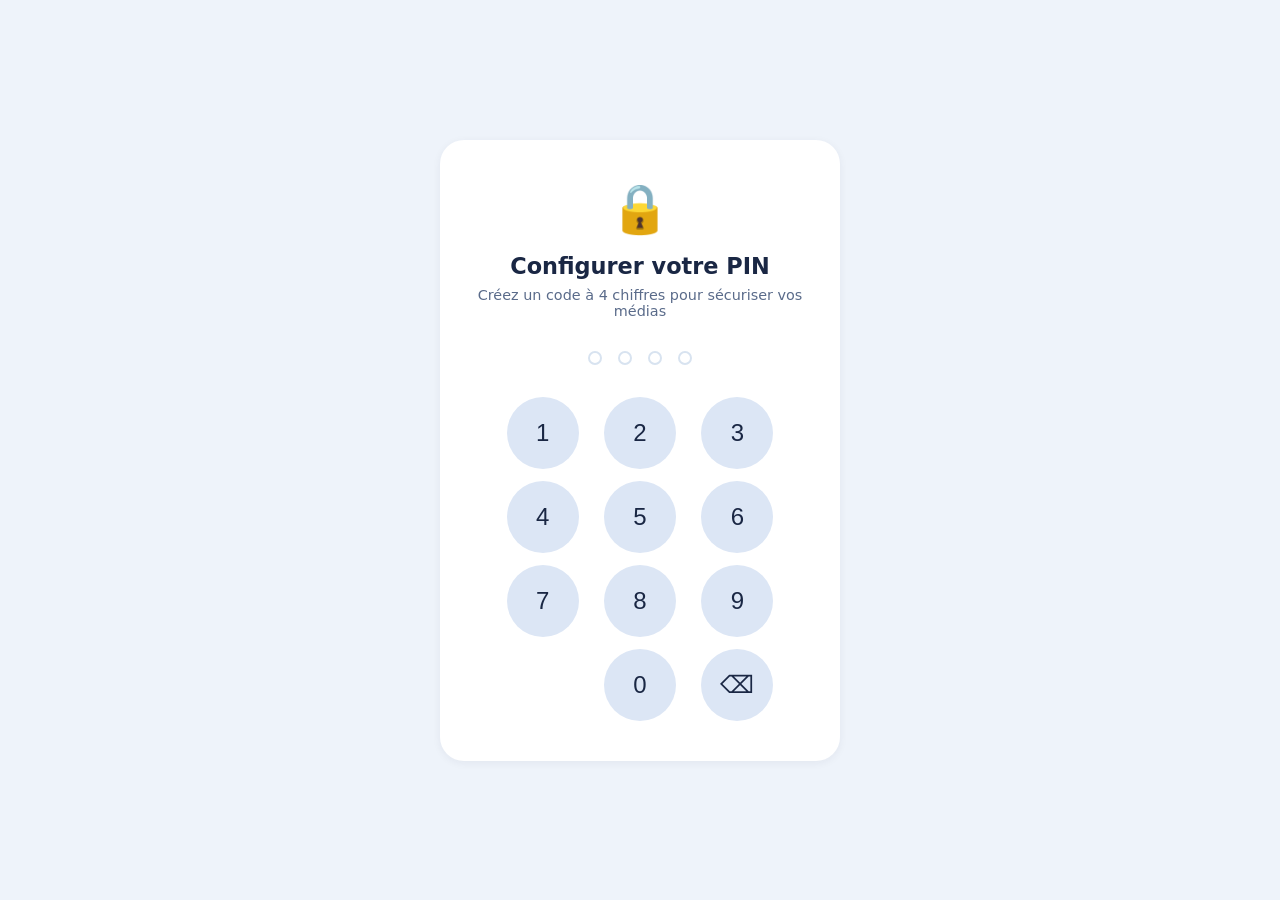
<file: index.html>
<!DOCTYPE html>
<html lang="fr">
<head>
  <meta charset="UTF-8">
  <meta name="viewport" content="width=device-width, initial-scale=1.0">
  <title>Eneo Photo</title>
  <link rel="stylesheet" href="css/themes.css">
  <link rel="stylesheet" href="css/layout.css">
  <link rel="stylesheet" href="css/style.css">
</head>
<body>
  <!-- PIN Setup / Unlock overlay -->
  <div id="pin-overlay" class="pin-overlay hidden">
    <div class="pin-modal card-surface">
      <div class="pin-logo">🔒</div>
      <h2 id="pin-title">Configurer votre PIN</h2>
      <p id="pin-subtitle">Créez un code à 4 chiffres pour sécuriser vos médias</p>
      <div class="pin-dots" id="pin-dots">
        <span></span><span></span><span></span><span></span>
      </div>
      <div class="pin-keypad" id="pin-keypad"></div>
      <button class="pin-cancel hidden" id="pin-cancel">Annuler</button>
    </div>
  </div>

  <div id="app" class="app hidden">
    <!-- Sidebar -->
    <aside class="sidebar" id="sidebar">
      <div class="sidebar-profile">
        <img src="assets/default-avatar.svg" alt="Avatar" class="avatar avatar-lg" id="sidebar-avatar">
      </div>
      <nav class="sidebar-nav" id="sidebar-nav">
        <button class="nav-item active" data-view="recent">
          <span class="nav-icon">🏠</span><span>Mes médias</span>
        </button>
        <button class="nav-item" data-view="albums">
          <span class="nav-icon">📁</span><span>Albums</span>
        </button>
        <button class="nav-item" data-view="archive">
          <span class="nav-icon">📦</span><span>Archive</span>
        </button>
        <button class="nav-item" data-view="locked">
          <span class="nav-icon">🔒</span><span>Verrouillés</span>
        </button>
        <button class="nav-item" data-view="trash">
          <span class="nav-icon">🗑️</span><span>Corbeille</span>
        </button>
      </nav>
      <div class="sidebar-footer">
        <button class="nav-item" data-view="settings">
          <span class="nav-icon">⚙️</span><span>Paramètres</span>
        </button>
        <button class="nav-item nav-logout" id="sidebar-upload-nav" type="button">
          <span class="nav-icon">⬆️</span><span>Importer</span>
        </button>
      </div>
    </aside>

    <div class="app-body">
      <!-- Main content -->
      <main class="main-content">
        <header class="top-bar">
          <button class="menu-toggle" id="menu-toggle" aria-label="Menu">☰</button>
          <div class="search-bar">
            <span class="search-icon" aria-hidden="true">🔍</span>
            <input type="search" id="search-input" placeholder="Rechercher vos fichiers..." autocomplete="off">
          </div>
          <div class="top-actions">
            <div class="filter-group" id="filter-group">
              <button class="filter-btn active" data-filter="all">Tout</button>
              <button class="filter-btn" data-filter="image">Photos</button>
              <button class="filter-btn" data-filter="video">Vidéos</button>
            </div>
            <button class="screen-capture-btn" id="screen-capture-btn" title="Capture écran">📷</button>
          </div>
        </header>

        <div class="drop-overlay hidden" id="drop-overlay">
          <div class="drop-message">Déposez vos fichiers ici</div>
        </div>

        <div class="content-scroll">
          <!-- Récents -->
          <section class="view-section active" id="view-recent">
            <h2 class="section-title">Catégories</h2>
            <div class="categories-grid" id="categories-grid">
              <button type="button" class="category-card cat-photos" data-category="image">
                <span class="category-icon">📷</span>
                <span class="category-name">Photos</span>
                <span class="category-count" id="count-photos">0 fichiers</span>
              </button>
              <button type="button" class="category-card cat-archive" data-category="archive">
                <span class="category-icon">📦</span>
                <span class="category-name">Archive</span>
                <span class="category-count" id="count-archive">0 fichiers</span>
              </button>
              <button type="button" class="category-card cat-videos" data-category="video">
                <span class="category-icon">🎬</span>
                <span class="category-name">Vidéos</span>
                <span class="category-count" id="count-videos">0 fichiers</span>
              </button>
              <button type="button" class="category-card cat-locked" data-category="locked">
                <span class="category-icon">🔒</span>
                <span class="category-name">Verrouillés</span>
                <span class="category-count" id="count-locked">0 fichiers</span>
              </button>
            </div>

            <div class="section-header-row">
              <h2 class="section-title">Albums</h2>
              <button class="text-link-btn" type="button" data-view="albums">Voir tout</button>
            </div>
            <div class="folders-row" id="folders-preview"></div>

            <h2 class="section-title">Fichiers récents</h2>
            <div class="gallery-wrap card-surface" id="gallery-wrap">
              <div class="media-grid gallery-grid" id="grid-recent"></div>
            </div>
            <div class="empty-state hidden" id="empty-recent">
              <div class="empty-icon">📸</div>
              <p>Aucun média pour le moment</p>
              <button class="btn-primary" id="empty-upload-btn">Ajouter des photos</button>
            </div>
          </section>

          <!-- Albums -->
          <section class="view-section" id="view-albums">
            <div class="page-header">
              <h2 class="section-title">Albums</h2>
              <button class="btn-primary" id="create-album-btn">+ Nouvel album</button>
            </div>
            <div class="folders-row albums-as-folders" id="albums-folders-row"></div>
            <div class="albums-grid hidden" id="albums-grid"></div>
            <div class="empty-state hidden" id="empty-albums">
              <div class="empty-icon">📁</div>
              <p>Aucun album créé</p>
            </div>
          </section>

          <section class="view-section" id="view-album-detail">
            <div class="album-detail-header hidden" id="album-detail-header">
              <button class="back-btn" id="album-back-btn">← Retour</button>
              <h2 class="section-title" id="album-detail-title"></h2>
            </div>
            <div class="content-card">
              <div class="media-grid" id="grid-album"></div>
            </div>
          </section>

          <!-- Archive -->
          <section class="view-section" id="view-archive">
            <h2 class="section-title">Archive</h2>
            <div class="content-card">
              <div class="media-grid" id="grid-archive"></div>
            </div>
            <div class="empty-state hidden" id="empty-archive">
              <div class="empty-icon">📦</div>
              <p>Aucun média archivé</p>
            </div>
          </section>

          <!-- Verrouillés -->
          <section class="view-section" id="view-locked">
            <h2 class="section-title">Médias verrouillés</h2>
            <div class="locked-banner" id="locked-banner">
              <span>🔒</span> Contenu verrouillé — déverrouillez un média pour le voir
            </div>
            <div class="content-card">
              <div class="media-grid locked-grid" id="grid-locked"></div>
            </div>
            <div class="empty-state hidden" id="empty-locked">
              <div class="empty-icon">🔒</div>
              <p>Aucun média verrouillé</p>
            </div>
          </section>

          <!-- Corbeille -->
          <section class="view-section" id="view-trash">
            <div class="page-header">
              <h2 class="section-title">Corbeille</h2>
              <div class="trash-actions hidden" id="trash-actions">
                <button class="btn-danger" id="empty-trash-btn">Vider la corbeille</button>
              </div>
            </div>
            <div class="content-card">
              <div class="media-grid" id="grid-trash"></div>
            </div>
            <div class="empty-state hidden" id="empty-trash">
              <div class="empty-icon">🗑️</div>
              <p>Corbeille vide</p>
            </div>
          </section>

          <!-- Paramètres -->
          <section class="view-section" id="view-settings">
            <h2 class="section-title">Paramètres</h2>
            <div class="settings-panel card-surface">
              <div class="settings-group">
                <h3>Profil</h3>
                <div class="profile-setting">
                  <img src="assets/default-avatar.svg" alt="Avatar" class="settings-avatar" id="settings-avatar">
                  <button class="btn-secondary" id="change-avatar-btn">Changer la photo</button>
                </div>
              </div>
              <div class="settings-group">
                <h3>Apparence</h3>
                <label class="toggle-setting">
                  <span>Thème sombre</span>
                  <input type="checkbox" id="theme-toggle">
                  <span class="toggle-slider"></span>
                </label>
              </div>
              <div class="settings-group">
                <h3>Sécurité</h3>
                <button class="btn-secondary" id="change-pin-btn">Changer le PIN</button>
              </div>
              <div class="settings-group settings-group-last">
                <h3>Stockage</h3>
                <p class="storage-info" id="storage-info">Calcul en cours...</p>
                <div class="storage-bar storage-bar-inline">
                  <div class="storage-bar-fill" id="settings-storage-fill"></div>
                </div>
              </div>
            </div>
          </section>
        </div>
      </main>

      <!-- Right panel -->
      <aside class="right-panel" id="right-panel">
        <button type="button" class="upload-zone" id="panel-upload-btn">
          <span class="upload-zone-icon">⬆️</span>
          <span class="upload-zone-text">Ajouter des fichiers</span>
        </button>

        <div class="panel-card storage-card">
          <h3 class="panel-title">Votre stockage</h3>
          <p class="storage-percent" id="panel-storage-percent">—</p>
          <p class="storage-detail" id="panel-storage-detail">Calcul en cours...</p>
          <div class="storage-bar">
            <div class="storage-bar-fill" id="panel-storage-fill"></div>
          </div>
        </div>

        <div class="panel-card shared-card">
          <h3 class="panel-title">Vos albums</h3>
          <div class="shared-list" id="shared-albums-list"></div>
          <button type="button" class="btn-outline" id="panel-more-albums" data-view="albums">+ Voir les albums</button>
        </div>
      </aside>
    </div>

    <!-- Bottom nav (mobile) -->
    <nav class="bottom-nav" id="bottom-nav">
      <button class="bottom-nav-item active" data-view="recent" title="Récents">🏠</button>
      <button class="bottom-nav-item" data-view="albums" title="Albums">📁</button>
      <button class="bottom-nav-item" data-view="archive" title="Archive">📦</button>
      <button class="bottom-nav-item" data-view="locked" title="Verrouillés">🔒</button>
      <button class="bottom-nav-item" data-view="trash" title="Corbeille">🗑️</button>
      <button class="bottom-nav-item" data-view="settings" title="Paramètres">⚙️</button>
    </nav>
  </div>

  <input type="file" id="file-input" accept="image/*,video/*" multiple hidden>
  <input type="file" id="avatar-input" accept="image/*" hidden>

  <div class="modal hidden" id="media-modal">
    <div class="modal-backdrop" id="modal-backdrop"></div>
    <div class="modal-content media-viewer">
      <button class="modal-close" id="modal-close">✕</button>
      <div class="viewer-media" id="viewer-media"></div>
      <div class="viewer-info">
        <span id="viewer-name"></span>
        <span id="viewer-date"></span>
      </div>
      <div class="viewer-actions" id="viewer-actions"></div>
    </div>
  </div>

  <div class="modal hidden" id="album-modal">
    <div class="modal-backdrop" id="album-modal-backdrop"></div>
    <div class="modal-content album-form card-surface">
      <h3>Nouvel album</h3>
      <input type="text" id="album-name-input" placeholder="Nom de l'album" maxlength="50">
      <div class="modal-buttons">
        <button class="btn-secondary" id="album-cancel-btn">Annuler</button>
        <button class="btn-primary" id="album-save-btn">Créer</button>
      </div>
    </div>
  </div>

  <div class="modal hidden" id="add-album-modal">
    <div class="modal-backdrop" id="add-album-backdrop"></div>
    <div class="modal-content card-surface">
      <h3>Ajouter à un album</h3>
      <div class="album-picker" id="album-picker"></div>
      <button class="btn-secondary modal-close-btn" id="add-album-close">Fermer</button>
    </div>
  </div>

  <div class="toast-container" id="toast-container"></div>

  <script src="js/storage.js"></script>
  <script src="js/lockManager.js"></script>
  <script src="js/mediaManager.js"></script>
  <script src="js/albumManager.js"></script>
  <script src="js/trashManager.js"></script>
  <script src="js/settings.js"></script>
  <script src="js/uiRenderer.js"></script>
  <script src="js/app.js"></script>
</body>
</html>
</file>
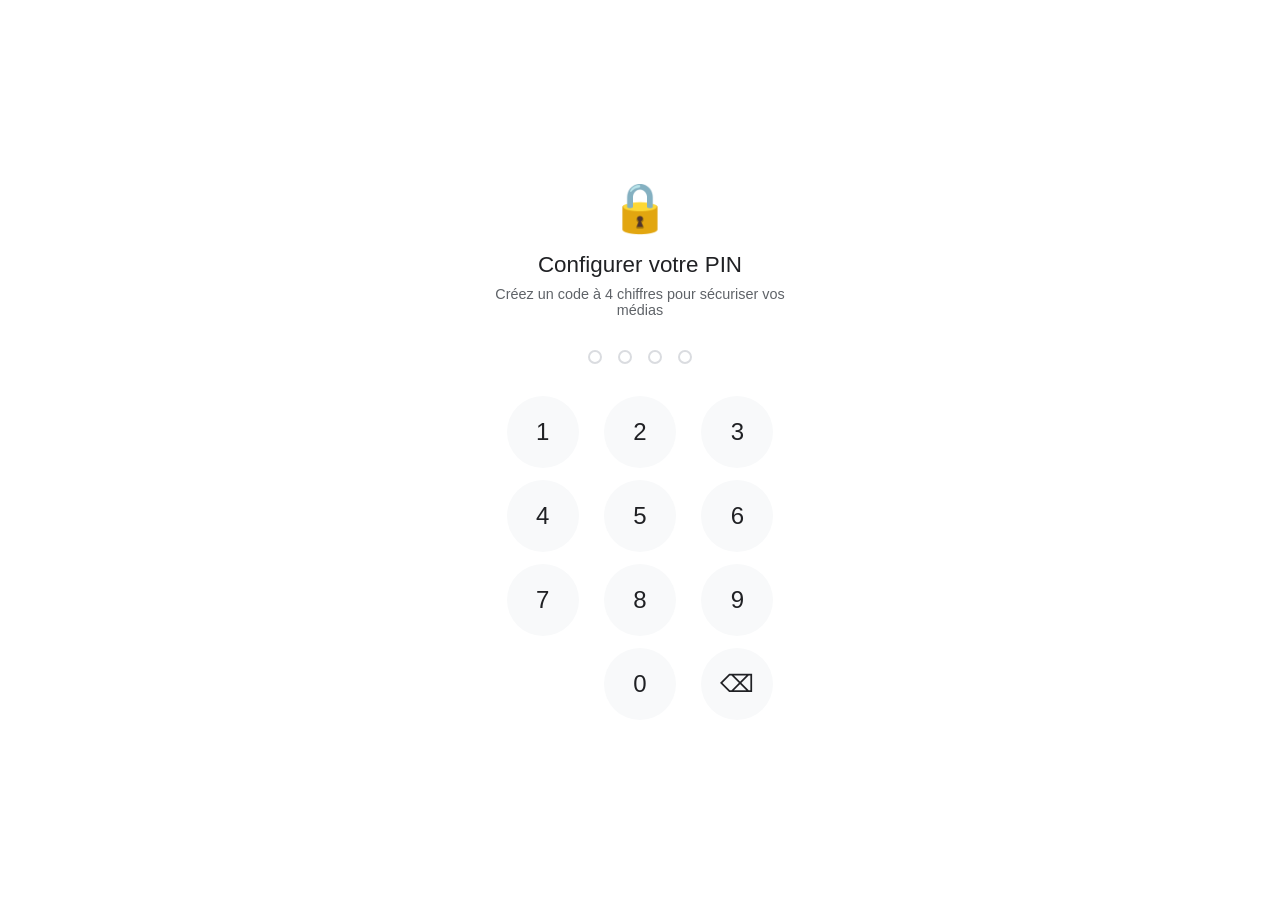
<file: eneo-photo/index.html>
<!DOCTYPE html>
<html lang="fr">
<head>
  <meta charset="UTF-8">
  <meta name="viewport" content="width=device-width, initial-scale=1.0">
  <title>Eneo Photo</title>
  <link rel="stylesheet" href="css/themes.css">
  <link rel="stylesheet" href="css/layout.css">
  <link rel="stylesheet" href="css/style.css">
</head>
<body>
  <!-- PIN Setup / Unlock overlay -->
  <div id="pin-overlay" class="pin-overlay hidden">
    <div class="pin-modal">
      <div class="pin-logo">🔒</div>
      <h2 id="pin-title">Configurer votre PIN</h2>
      <p id="pin-subtitle">Créez un code à 4 chiffres pour sécuriser vos médias</p>
      <div class="pin-dots" id="pin-dots">
        <span></span><span></span><span></span><span></span>
      </div>
      <div class="pin-keypad" id="pin-keypad"></div>
      <button class="pin-cancel hidden" id="pin-cancel">Annuler</button>
    </div>
  </div>

  <div id="app" class="app hidden">
    <!-- Sidebar (desktop) -->
    <aside class="sidebar" id="sidebar">
      <div class="sidebar-header">
        <img src="assets/default-avatar.svg" alt="Avatar" class="avatar" id="sidebar-avatar">
        <span class="app-name">Eneo Photo</span>
      </div>
      <nav class="sidebar-nav" id="sidebar-nav">
        <button class="nav-item active" data-view="recent">
          <span class="nav-icon">🏠</span><span>Récents</span>
        </button>
        <button class="nav-item" data-view="albums">
          <span class="nav-icon">📁</span><span>Albums</span>
        </button>
        <button class="nav-item" data-view="archive">
          <span class="nav-icon">📦</span><span>Archive</span>
        </button>
        <button class="nav-item" data-view="locked">
          <span class="nav-icon">🔒</span><span>Verrouillés</span>
        </button>
        <button class="nav-item" data-view="trash">
          <span class="nav-icon">🗑️</span><span>Corbeille</span>
        </button>
        <button class="nav-item" data-view="settings">
          <span class="nav-icon">⚙️</span><span>Paramètres</span>
        </button>
      </nav>
      <button class="upload-btn" id="upload-btn">
        <span>+</span> Ajouter
      </button>
    </aside>

    <!-- Main content -->
    <main class="main-content">
      <header class="top-bar">
        <button class="menu-toggle" id="menu-toggle" aria-label="Menu">☰</button>
        <h1 class="view-title" id="view-title">Récents</h1>
        <div class="top-actions">
          <div class="filter-group" id="filter-group">
            <button class="filter-btn active" data-filter="all">Tout</button>
            <button class="filter-btn" data-filter="image">Photos</button>
            <button class="filter-btn" data-filter="video">Vidéos</button>
          </div>
          <button class="screen-capture-btn" id="screen-capture-btn" title="Capture écran">📷</button>
        </div>
      </header>

      <!-- Drop zone overlay -->
      <div class="drop-overlay hidden" id="drop-overlay">
        <div class="drop-message">Déposez vos fichiers ici</div>
      </div>

      <!-- Views -->
      <section class="view-section active" id="view-recent">
        <div class="media-grid" id="grid-recent"></div>
        <div class="empty-state hidden" id="empty-recent">
          <div class="empty-icon">📸</div>
          <p>Aucun média pour le moment</p>
          <button class="btn-primary" id="empty-upload-btn">Ajouter des photos</button>
        </div>
      </section>

      <section class="view-section" id="view-albums">
        <div class="albums-header">
          <button class="btn-primary" id="create-album-btn">+ Nouvel album</button>
        </div>
        <div class="albums-grid" id="albums-grid"></div>
        <div class="empty-state hidden" id="empty-albums">
          <div class="empty-icon">📁</div>
          <p>Aucun album créé</p>
        </div>
      </section>

      <section class="view-section" id="view-album-detail">
        <div class="album-detail-header hidden" id="album-detail-header">
          <button class="back-btn" id="album-back-btn">← Retour</button>
          <h2 id="album-detail-title"></h2>
        </div>
        <div class="media-grid" id="grid-album"></div>
      </section>

      <section class="view-section" id="view-archive">
        <div class="media-grid" id="grid-archive"></div>
        <div class="empty-state hidden" id="empty-archive">
          <div class="empty-icon">📦</div>
          <p>Aucun média archivé</p>
        </div>
      </section>

      <section class="view-section" id="view-locked">
        <div class="locked-banner" id="locked-banner">
          <span>🔒</span> Contenu verrouillé — déverrouillez un média pour le voir
        </div>
        <div class="media-grid locked-grid" id="grid-locked"></div>
        <div class="empty-state hidden" id="empty-locked">
          <div class="empty-icon">🔒</div>
          <p>Aucun média verrouillé</p>
        </div>
      </section>

      <section class="view-section" id="view-trash">
        <div class="trash-actions hidden" id="trash-actions">
          <button class="btn-danger" id="empty-trash-btn">Vider la corbeille</button>
        </div>
        <div class="media-grid" id="grid-trash"></div>
        <div class="empty-state hidden" id="empty-trash">
          <div class="empty-icon">🗑️</div>
          <p>Corbeille vide</p>
        </div>
      </section>

      <section class="view-section" id="view-settings">
        <div class="settings-panel">
          <div class="settings-group">
            <h3>Profil</h3>
            <div class="profile-setting">
              <img src="assets/default-avatar.svg" alt="Avatar" class="settings-avatar" id="settings-avatar">
              <button class="btn-secondary" id="change-avatar-btn">Changer la photo</button>
            </div>
          </div>
          <div class="settings-group">
            <h3>Apparence</h3>
            <label class="toggle-setting">
              <span>Thème sombre</span>
              <input type="checkbox" id="theme-toggle">
              <span class="toggle-slider"></span>
            </label>
          </div>
          <div class="settings-group">
            <h3>Sécurité</h3>
            <button class="btn-secondary" id="change-pin-btn">Changer le PIN</button>
          </div>
          <div class="settings-group">
            <h3>Stockage</h3>
            <p class="storage-info" id="storage-info">Calcul en cours...</p>
          </div>
        </div>
      </section>
    </main>

    <!-- Bottom nav (mobile) -->
    <nav class="bottom-nav" id="bottom-nav">
      <button class="bottom-nav-item active" data-view="recent">🏠</button>
      <button class="bottom-nav-item" data-view="albums">📁</button>
      <button class="bottom-nav-item" data-view="archive">📦</button>
      <button class="bottom-nav-item" data-view="locked">🔒</button>
      <button class="bottom-nav-item" data-view="trash">🗑️</button>
      <button class="bottom-nav-item" data-view="settings">⚙️</button>
    </nav>
  </div>

  <!-- Hidden file input -->
  <input type="file" id="file-input" accept="image/*,video/*" multiple hidden>
  <input type="file" id="avatar-input" accept="image/*" hidden>

  <!-- Media viewer modal -->
  <div class="modal hidden" id="media-modal">
    <div class="modal-backdrop" id="modal-backdrop"></div>
    <div class="modal-content media-viewer">
      <button class="modal-close" id="modal-close">✕</button>
      <div class="viewer-media" id="viewer-media"></div>
      <div class="viewer-info">
        <span id="viewer-name"></span>
        <span id="viewer-date"></span>
      </div>
      <div class="viewer-actions" id="viewer-actions"></div>
    </div>
  </div>

  <!-- Album create modal -->
  <div class="modal hidden" id="album-modal">
    <div class="modal-backdrop" id="album-modal-backdrop"></div>
    <div class="modal-content album-form">
      <h3>Nouvel album</h3>
      <input type="text" id="album-name-input" placeholder="Nom de l'album" maxlength="50">
      <div class="modal-buttons">
        <button class="btn-secondary" id="album-cancel-btn">Annuler</button>
        <button class="btn-primary" id="album-save-btn">Créer</button>
      </div>
    </div>
  </div>

  <!-- Add to album modal -->
  <div class="modal hidden" id="add-album-modal">
    <div class="modal-backdrop" id="add-album-backdrop"></div>
    <div class="modal-content">
      <h3>Ajouter à un album</h3>
      <div class="album-picker" id="album-picker"></div>
      <button class="btn-secondary modal-close-btn" id="add-album-close">Fermer</button>
    </div>
  </div>

  <!-- Toast notifications -->
  <div class="toast-container" id="toast-container"></div>

  <script src="js/storage.js"></script>
  <script src="js/lockManager.js"></script>
  <script src="js/mediaManager.js"></script>
  <script src="js/albumManager.js"></script>
  <script src="js/trashManager.js"></script>
  <script src="js/settings.js"></script>
  <script src="js/uiRenderer.js"></script>
  <script src="js/app.js"></script>
</body>
</html>
</file>
<file: css/themes.css>
/* Eneo Photo - Cloud dashboard theme */
:root {
  --navy: #1a2744;
  --navy-light: #243352;
  --navy-muted: rgba(255, 255, 255, 0.65);
  --navy-active-bg: rgba(91, 141, 239, 0.22);
  --navy-active-text: #7eb3ff;

  --bg-primary: #eef3fa;
  --bg-secondary: #ffffff;
  --bg-tertiary: #dce6f5;
  --bg-hover: #e8f0fc;
  --bg-sidebar: var(--navy);
  --bg-modal: #ffffff;
  --bg-overlay: rgba(26, 39, 68, 0.45);
  --bg-card: #ffffff;
  --bg-search: #e3ecf8;

  --text-primary: #1a2744;
  --text-secondary: #5a6b8a;
  --text-muted: #8b9bb5;
  --text-inverse: #ffffff;
  --heading: #1a2744;

  --accent: #4a7fd4;
  --accent-hover: #3a6fc4;
  --accent-light: #d6e6ff;
  --danger: #e85d5d;
  --danger-hover: #d04545;
  --success: #2db89a;
  --warning: #f5a623;

  --cat-photos: #e85d6a;
  --cat-archive: #2db89a;
  --cat-videos: #f5a623;
  --cat-locked: #4a7fd4;
  --folder-work: #9b6dd7;
  --folder-personal: #2db89a;
  --folder-school: #e87aab;
  --folder-archive: #4a7fd4;

  --border: #d8e3f0;
  --border-light: #e8f0fa;
  --shadow-sm: 0 2px 8px rgba(26, 39, 68, 0.06);
  --shadow-md: 0 6px 20px rgba(26, 39, 68, 0.1);
  --shadow-lg: 0 12px 32px rgba(26, 39, 68, 0.14);

  --radius-sm: 12px;
  --radius-md: 18px;
  --radius-lg: 24px;
  --radius-xl: 28px;
  --radius-full: 50%;

  --sidebar-width: 220px;
  --right-panel-width: 300px;
  --topbar-height: 72px;
  --bottom-nav-height: 60px;

  --transition-fast: 150ms ease;
  --transition-normal: 250ms ease;
  --transition-slow: 350ms ease;

  --blur-locked: 14px;
}

[data-theme="dark"] {
  --bg-primary: #121a2e;
  --bg-secondary: #1a2744;
  --bg-tertiary: #243352;
  --bg-hover: #2a3d5c;
  --bg-sidebar: #0f1729;
  --bg-modal: #1a2744;
  --bg-overlay: rgba(0, 0, 0, 0.65);
  --bg-card: #1a2744;
  --bg-search: #243352;

  --text-primary: #e8f0fc;
  --text-secondary: #9bb0d0;
  --text-muted: #6b82a8;
  --heading: #e8f0fc;

  --accent: #7eb3ff;
  --accent-hover: #a0c8ff;
  --accent-light: #2a3d5c;
  --border: #2a3d5c;
  --border-light: #243352;

  --shadow-sm: 0 2px 8px rgba(0, 0, 0, 0.25);
  --shadow-md: 0 6px 20px rgba(0, 0, 0, 0.35);
  --shadow-lg: 0 12px 32px rgba(0, 0, 0, 0.45);
}
</file>
<file: css/layout.css>
/* Eneo Photo - Layout */
*, *::before, *::after {
  box-sizing: border-box;
  margin: 0;
  padding: 0;
}

html, body {
  height: 100%;
  overflow: hidden;
}

body {
  font-family: 'Segoe UI', Roboto, 'Google Sans', system-ui, sans-serif;
  background: var(--bg-primary);
  color: var(--text-primary);
  transition: background var(--transition-normal), color var(--transition-normal);
}

.hidden { display: none !important; }

.app {
  display: flex;
  height: 100vh;
  overflow: hidden;
}

/* Sidebar - navy */
.sidebar {
  width: var(--sidebar-width);
  min-width: var(--sidebar-width);
  background: var(--bg-sidebar);
  display: flex;
  flex-direction: column;
  padding: 28px 14px 20px;
  z-index: 100;
  transition: transform var(--transition-normal);
}

.sidebar-profile {
  display: flex;
  justify-content: center;
  margin-bottom: 28px;
}

.avatar {
  width: 44px;
  height: 44px;
  border-radius: var(--radius-full);
  object-fit: cover;
  background: var(--navy-light);
  border: 2px solid rgba(255, 255, 255, 0.15);
}

.avatar-lg {
  width: 56px;
  height: 56px;
}

.sidebar-nav {
  display: flex;
  flex-direction: column;
  gap: 6px;
  flex: 1;
}

.sidebar-footer {
  display: flex;
  flex-direction: column;
  gap: 6px;
  padding-top: 16px;
  border-top: 1px solid rgba(255, 255, 255, 0.08);
}

.nav-item {
  display: flex;
  align-items: center;
  gap: 14px;
  padding: 12px 16px;
  border: none;
  background: transparent;
  color: var(--navy-muted);
  font-size: 0.88rem;
  border-radius: var(--radius-md);
  cursor: pointer;
  transition: background var(--transition-fast), color var(--transition-fast);
  text-align: left;
  width: 100%;
  position: relative;
}

.nav-item::before {
  content: '';
  position: absolute;
  left: 0;
  top: 50%;
  transform: translateY(-50%);
  width: 3px;
  height: 0;
  background: var(--navy-active-text);
  border-radius: 0 3px 3px 0;
  transition: height var(--transition-fast);
}

.nav-item:hover {
  background: rgba(255, 255, 255, 0.06);
  color: var(--text-inverse);
}

.nav-item.active {
  background: var(--navy-active-bg);
  color: var(--navy-active-text);
  font-weight: 500;
}

.nav-item.active::before {
  height: 60%;
}

.nav-icon {
  font-size: 1.1rem;
  width: 22px;
  text-align: center;
}

/* App body: main + right panel */
.app-body {
  flex: 1;
  display: flex;
  min-width: 0;
  overflow: hidden;
}

.main-content {
  flex: 1;
  display: flex;
  flex-direction: column;
  overflow: hidden;
  position: relative;
  min-width: 0;
}

.top-bar {
  min-height: var(--topbar-height);
  display: flex;
  align-items: center;
  padding: 16px 28px;
  gap: 16px;
  background: transparent;
  z-index: 50;
  flex-shrink: 0;
}

.menu-toggle {
  display: none;
  background: var(--bg-card);
  border: none;
  font-size: 1.2rem;
  cursor: pointer;
  color: var(--text-primary);
  padding: 10px 12px;
  border-radius: var(--radius-md);
  box-shadow: var(--shadow-sm);
}

.search-bar {
  flex: 1;
  max-width: 520px;
  display: flex;
  align-items: center;
  gap: 12px;
  background: var(--bg-search);
  border-radius: var(--radius-xl);
  padding: 12px 20px;
  transition: box-shadow var(--transition-fast);
}

.search-bar:focus-within {
  box-shadow: 0 0 0 3px var(--accent-light);
  background: var(--bg-card);
}

.search-icon {
  font-size: 1rem;
  opacity: 0.5;
}

.search-bar input {
  flex: 1;
  border: none;
  background: transparent;
  font-size: 0.95rem;
  color: var(--text-primary);
  outline: none;
}

.search-bar input::placeholder {
  color: var(--text-muted);
}

.top-actions {
  display: flex;
  align-items: center;
  gap: 12px;
  margin-left: auto;
}

.filter-group {
  display: flex;
  gap: 4px;
  background: var(--bg-card);
  padding: 4px;
  border-radius: var(--radius-xl);
  box-shadow: var(--shadow-sm);
}

.filter-btn {
  padding: 8px 16px;
  border: none;
  background: transparent;
  color: var(--text-secondary);
  border-radius: var(--radius-xl);
  font-size: 0.85rem;
  cursor: pointer;
  transition: all var(--transition-fast);
}

.filter-btn.active,
.filter-btn:hover {
  background: var(--accent-light);
  color: var(--accent);
  font-weight: 500;
}

.screen-capture-btn {
  background: var(--bg-card);
  border: none;
  border-radius: var(--radius-full);
  width: 44px;
  height: 44px;
  font-size: 1.1rem;
  cursor: pointer;
  box-shadow: var(--shadow-sm);
  transition: transform var(--transition-fast), box-shadow var(--transition-fast);
}

.screen-capture-btn:hover {
  transform: scale(1.05);
  box-shadow: var(--shadow-md);
}

.content-scroll {
  flex: 1;
  overflow-y: auto;
  padding: 0 28px 32px;
  scroll-behavior: smooth;
}

.view-section {
  display: none;
}

.view-section.active {
  display: block;
}

.section-title {
  font-size: 1.15rem;
  font-weight: 700;
  color: var(--heading);
  margin: 24px 0 16px;
}

.section-title:first-child {
  margin-top: 8px;
}

.section-header-row,
.page-header {
  display: flex;
  align-items: center;
  justify-content: space-between;
  gap: 16px;
  margin: 24px 0 16px;
}

.section-header-row .section-title,
.page-header .section-title {
  margin: 0;
}

/* Right panel */
.right-panel {
  width: var(--right-panel-width);
  min-width: var(--right-panel-width);
  padding: 16px 20px 24px 0;
  display: flex;
  flex-direction: column;
  gap: 20px;
  overflow-y: auto;
  flex-shrink: 0;
}

/* View sections content */
.content-card {
  background: var(--bg-card);
  border-radius: var(--radius-lg);
  padding: 20px;
  box-shadow: var(--shadow-sm);
}

.card-surface {
  background: var(--bg-card);
  border-radius: var(--radius-lg);
  box-shadow: var(--shadow-sm);
}

/* Gallery (recent files - Google Photos style) */
.gallery-wrap {
  padding: 12px;
  margin-bottom: 24px;
}

.gallery-grid {
  grid-template-columns: repeat(auto-fill, minmax(140px, 1fr));
  gap: 4px;
  grid-auto-rows: auto;
}

.gallery-grid .media-item {
  aspect-ratio: 1;
  border-radius: 4px;
}

.gallery-grid .media-item:hover {
  transform: none;
  box-shadow: none;
  z-index: 1;
}

.gallery-grid .media-item::after {
  content: attr(data-title);
  position: absolute;
  left: 0;
  right: 0;
  bottom: 0;
  padding: 6px 8px;
  font-size: 0.72rem;
  color: white;
  background: linear-gradient(transparent, rgba(0, 0, 0, 0.65));
  white-space: nowrap;
  overflow: hidden;
  text-overflow: ellipsis;
  opacity: 0;
  transition: opacity var(--transition-fast);
  pointer-events: none;
}

.gallery-grid .media-item:hover::after {
  opacity: 1;
}

/* Media grid */
.media-grid {
  display: grid;
  grid-template-columns: repeat(auto-fill, minmax(150px, 1fr));
  gap: 8px;
  grid-auto-rows: 150px;
}

.media-grid .media-item {
  position: relative;
  overflow: hidden;
  border-radius: var(--radius-md);
  cursor: pointer;
  background: var(--bg-tertiary);
  transition: transform var(--transition-fast), box-shadow var(--transition-fast);
}

.media-grid .media-item:hover {
  transform: scale(1.02);
  box-shadow: var(--shadow-md);
  z-index: 2;
}

.media-grid .media-item img,
.media-grid .media-item video {
  width: 100%;
  height: 100%;
  object-fit: cover;
  display: block;
}

.media-grid .media-item.wide { grid-column: span 2; }
.media-grid .media-item.tall { grid-row: span 2; }

.locked-grid .media-item img,
.locked-grid .media-item video {
  filter: blur(var(--blur-locked));
}

/* Albums grid (legacy fallback) */
.albums-grid {
  display: grid;
  grid-template-columns: repeat(auto-fill, minmax(180px, 1fr));
  gap: 16px;
}

.album-detail-header {
  display: flex;
  align-items: center;
  gap: 16px;
  margin-bottom: 20px;
}

.back-btn {
  background: var(--bg-card);
  border: none;
  padding: 10px 18px;
  border-radius: var(--radius-xl);
  cursor: pointer;
  color: var(--text-primary);
  font-size: 0.9rem;
  box-shadow: var(--shadow-sm);
  transition: background var(--transition-fast);
}

.back-btn:hover { background: var(--bg-hover); }

/* Bottom nav */
.bottom-nav {
  display: none;
  position: fixed;
  bottom: 0;
  left: 0;
  right: 0;
  height: var(--bottom-nav-height);
  background: var(--bg-sidebar);
  justify-content: space-around;
  align-items: center;
  z-index: 200;
  padding: 0 8px;
}

.bottom-nav-item {
  background: none;
  border: none;
  font-size: 1.3rem;
  padding: 8px 12px;
  cursor: pointer;
  opacity: 0.5;
  color: var(--text-inverse);
  transition: opacity var(--transition-fast), transform var(--transition-fast);
}

.bottom-nav-item.active {
  opacity: 1;
  transform: scale(1.1);
}

/* Drop overlay */
.drop-overlay {
  position: absolute;
  inset: 0;
  background: var(--bg-overlay);
  display: flex;
  align-items: center;
  justify-content: center;
  z-index: 300;
  pointer-events: none;
}

.drop-message {
  background: var(--accent);
  color: white;
  padding: 24px 48px;
  border-radius: var(--radius-lg);
  font-size: 1.2rem;
  font-weight: 500;
  animation: pulse 1s infinite;
}

@keyframes pulse {
  0%, 100% { transform: scale(1); }
  50% { transform: scale(1.05); }
}

/* Responsive */
@media (max-width: 1100px) {
  .right-panel { display: none; }
}

@media (max-width: 768px) {
  .sidebar {
    position: fixed;
    left: 0;
    top: 0;
    bottom: 0;
    transform: translateX(-100%);
    box-shadow: var(--shadow-lg);
  }

  .sidebar.open { transform: translateX(0); }

  .menu-toggle { display: block; }

  .bottom-nav { display: flex; }

  .app-body { padding-bottom: var(--bottom-nav-height); }

  .content-scroll,
  .top-bar { padding-left: 16px; padding-right: 16px; }

  .top-bar { flex-wrap: wrap; }

  .search-bar {
    order: 3;
    flex: 1 1 100%;
    max-width: none;
  }

  .media-grid {
    grid-template-columns: repeat(auto-fill, minmax(100px, 1fr));
    grid-auto-rows: 100px;
  }

  .filter-group { display: none; }

  .categories-grid {
    grid-template-columns: repeat(2, 1fr);
  }

  .gallery-grid {
    grid-template-columns: repeat(auto-fill, minmax(100px, 1fr));
  }
}

@media (min-width: 1200px) {
  .media-grid {
    grid-template-columns: repeat(auto-fill, minmax(180px, 1fr));
    grid-auto-rows: 180px;
  }
}
</file>
<file: css/style.css>
/* Eneo Photo - Components & UI */

/* PIN Overlay */
.pin-overlay {
  position: fixed;
  inset: 0;
  background: var(--bg-primary);
  display: flex;
  align-items: center;
  justify-content: center;
  z-index: 10000;
}

.pin-modal {
  text-align: center;
  padding: 40px 36px;
  max-width: 400px;
  width: 100%;
  margin: 16px;
}

.pin-logo { font-size: 3rem; margin-bottom: 16px; }

.pin-modal h2 {
  font-size: 1.4rem;
  font-weight: 600;
  color: var(--heading);
  margin-bottom: 8px;
}

.pin-modal p {
  color: var(--text-secondary);
  font-size: 0.9rem;
  margin-bottom: 32px;
}

.pin-dots {
  display: flex;
  justify-content: center;
  gap: 16px;
  margin-bottom: 32px;
}

.pin-dots span {
  width: 14px;
  height: 14px;
  border-radius: 50%;
  border: 2px solid var(--border);
  transition: background var(--transition-fast), border-color var(--transition-fast);
}

.pin-dots span.filled {
  background: var(--accent);
  border-color: var(--accent);
}

.pin-keypad {
  display: grid;
  grid-template-columns: repeat(3, 1fr);
  gap: 12px;
  max-width: 280px;
  margin: 0 auto;
}

.pin-key {
  width: 72px;
  height: 72px;
  border: none;
  border-radius: 50%;
  background: var(--bg-tertiary);
  font-size: 1.5rem;
  color: var(--text-primary);
  cursor: pointer;
  transition: background var(--transition-fast), transform var(--transition-fast);
  margin: 0 auto;
}

.pin-key:hover { background: var(--bg-hover); }
.pin-key:active { transform: scale(0.95); }
.pin-key.empty { visibility: hidden; }

.pin-cancel {
  margin-top: 24px;
  background: none;
  border: none;
  color: var(--accent);
  font-size: 0.9rem;
  cursor: pointer;
}

/* Categories */
.categories-grid {
  display: grid;
  grid-template-columns: repeat(4, 1fr);
  gap: 16px;
  margin-bottom: 8px;
}

.category-card {
  border: none;
  border-radius: var(--radius-lg);
  padding: 20px 18px;
  text-align: left;
  cursor: pointer;
  color: white;
  display: flex;
  flex-direction: column;
  gap: 6px;
  min-height: 120px;
  transition: transform var(--transition-fast), box-shadow var(--transition-fast);
  box-shadow: var(--shadow-sm);
}

.category-card:hover {
  transform: translateY(-4px);
  box-shadow: var(--shadow-md);
}

.category-icon { font-size: 1.6rem; }

.category-name {
  font-size: 1rem;
  font-weight: 600;
}

.category-count {
  font-size: 0.8rem;
  opacity: 0.9;
}

.cat-photos { background: linear-gradient(135deg, var(--cat-photos), #d44a58); }
.cat-archive { background: linear-gradient(135deg, var(--cat-archive), #25a088); }
.cat-videos { background: linear-gradient(135deg, var(--cat-videos), #e09520); }
.cat-locked { background: linear-gradient(135deg, var(--cat-locked), #3a6fc4); }

/* Folders row */
.folders-row {
  display: flex;
  gap: 16px;
  overflow-x: auto;
  padding-bottom: 8px;
  margin-bottom: 8px;
  scrollbar-width: thin;
}

.folder-card {
  flex: 0 0 160px;
  background: var(--bg-card);
  border-radius: var(--radius-lg);
  padding: 18px 16px;
  box-shadow: var(--shadow-sm);
  cursor: pointer;
  transition: transform var(--transition-fast), box-shadow var(--transition-fast);
  border: none;
  text-align: left;
}

.folder-card:hover {
  transform: translateY(-3px);
  box-shadow: var(--shadow-md);
}

.folder-card.folder-add {
  display: flex;
  align-items: center;
  justify-content: center;
  color: var(--accent);
  font-size: 2rem;
  min-height: 100px;
}

.folder-icon {
  font-size: 1.5rem;
  margin-bottom: 10px;
  display: block;
}

.folder-name {
  font-size: 0.95rem;
  font-weight: 600;
  color: var(--heading);
  display: block;
}

.folder-count {
  font-size: 0.8rem;
  color: var(--text-secondary);
  margin-top: 4px;
}

.folder-card.tint-0 .folder-icon { color: var(--folder-work); }
.folder-card.tint-1 .folder-icon { color: var(--folder-personal); }
.folder-card.tint-2 .folder-icon { color: var(--folder-school); }
.folder-card.tint-3 .folder-icon { color: var(--folder-archive); }

.text-link-btn {
  background: none;
  border: none;
  color: var(--accent);
  font-size: 0.88rem;
  cursor: pointer;
  font-weight: 500;
}

.text-link-btn:hover { text-decoration: underline; }

/* Right panel */
.upload-zone {
  background: var(--bg-tertiary);
  border: 2px dashed var(--border);
  border-radius: var(--radius-lg);
  padding: 36px 20px;
  display: flex;
  flex-direction: column;
  align-items: center;
  gap: 12px;
  cursor: pointer;
  transition: border-color var(--transition-fast), background var(--transition-fast);
  width: 100%;
}

.upload-zone:hover {
  border-color: var(--accent);
  background: var(--accent-light);
}

.upload-zone-icon {
  font-size: 2rem;
  color: var(--accent);
}

.upload-zone-text {
  font-size: 0.9rem;
  color: var(--text-secondary);
  font-weight: 500;
}

.panel-card {
  background: var(--bg-card);
  border-radius: var(--radius-lg);
  padding: 20px;
  box-shadow: var(--shadow-sm);
}

.panel-title {
  font-size: 0.95rem;
  font-weight: 700;
  color: var(--heading);
  margin-bottom: 14px;
}

.storage-percent {
  font-size: 1.5rem;
  font-weight: 700;
  color: var(--heading);
  margin-bottom: 4px;
}

.storage-detail {
  font-size: 0.82rem;
  color: var(--text-secondary);
  margin-bottom: 14px;
}

.storage-bar {
  height: 8px;
  background: var(--bg-tertiary);
  border-radius: var(--radius-full);
  overflow: hidden;
}

.storage-bar-fill {
  height: 100%;
  background: linear-gradient(90deg, var(--accent), #6ba3f0);
  border-radius: var(--radius-full);
  width: 0%;
  transition: width var(--transition-normal);
}

.storage-bar-inline { margin-top: 12px; }

.shared-list {
  display: flex;
  flex-direction: column;
  gap: 10px;
  margin-bottom: 14px;
}

.shared-item {
  display: flex;
  align-items: center;
  justify-content: space-between;
  padding: 12px 14px;
  border-radius: var(--radius-md);
  cursor: pointer;
  border: none;
  width: 100%;
  text-align: left;
  transition: opacity var(--transition-fast);
}

.shared-item:hover { opacity: 0.85; }

.shared-item-name {
  font-size: 0.88rem;
  font-weight: 500;
  color: var(--heading);
}

.shared-item-count {
  font-size: 0.75rem;
  color: var(--text-secondary);
}

.shared-tint-0 { background: rgba(45, 184, 154, 0.2); }
.shared-tint-1 { background: rgba(155, 109, 215, 0.2); }
.shared-tint-2 { background: rgba(232, 122, 171, 0.2); }
.shared-tint-3 { background: rgba(74, 127, 212, 0.2); }

.btn-outline {
  width: 100%;
  padding: 10px;
  border: 1px solid var(--accent-light);
  background: transparent;
  color: var(--accent);
  border-radius: var(--radius-md);
  font-size: 0.88rem;
  cursor: pointer;
  transition: background var(--transition-fast);
}

.btn-outline:hover { background: var(--accent-light); }

/* Media overlays */
.media-item .media-badge {
  position: absolute;
  top: 8px;
  right: 8px;
  background: rgba(0, 0, 0, 0.6);
  color: white;
  font-size: 0.7rem;
  padding: 2px 6px;
  border-radius: 4px;
}

.media-item .video-indicator {
  position: absolute;
  bottom: 8px;
  left: 8px;
  color: white;
  font-size: 1.2rem;
  text-shadow: 0 1px 3px rgba(0,0,0,0.5);
}

.media-item .lock-indicator {
  position: absolute;
  top: 8px;
  left: 8px;
  font-size: 1rem;
}

.media-item.lazy img {
  opacity: 0;
  transition: opacity var(--transition-normal);
}

.media-item.lazy.loaded img { opacity: 1; }

/* Empty states */
.empty-state {
  display: flex;
  flex-direction: column;
  align-items: center;
  justify-content: center;
  padding: 60px 24px;
  color: var(--text-secondary);
  background: var(--bg-card);
  border-radius: var(--radius-lg);
  box-shadow: var(--shadow-sm);
  margin-top: 16px;
}

.empty-icon { font-size: 4rem; margin-bottom: 16px; opacity: 0.5; }
.empty-state p { margin-bottom: 24px; font-size: 1rem; }

/* Buttons */
.btn-primary {
  background: linear-gradient(135deg, var(--accent), var(--accent-hover));
  color: var(--text-inverse);
  border: none;
  padding: 10px 22px;
  border-radius: var(--radius-xl);
  font-size: 0.95rem;
  font-weight: 600;
  cursor: pointer;
  box-shadow: var(--shadow-sm);
  transition: transform var(--transition-fast), box-shadow var(--transition-fast);
}

.btn-primary:hover {
  transform: translateY(-2px);
  box-shadow: var(--shadow-md);
}

.btn-secondary {
  background: var(--bg-card);
  color: var(--text-primary);
  border: 1px solid var(--border);
  padding: 10px 18px;
  border-radius: var(--radius-md);
  font-size: 0.9rem;
  cursor: pointer;
  transition: background var(--transition-fast);
}

.btn-secondary:hover { background: var(--bg-hover); }

.btn-danger {
  background: linear-gradient(135deg, var(--danger), var(--danger-hover));
  color: white;
  border: none;
  padding: 10px 18px;
  border-radius: var(--radius-md);
  font-size: 0.9rem;
  cursor: pointer;
  box-shadow: var(--shadow-sm);
}

.btn-danger:hover { transform: translateY(-2px); }

/* Locked banner */
.locked-banner {
  background: var(--accent-light);
  color: var(--accent);
  padding: 14px 18px;
  border-radius: var(--radius-md);
  margin-bottom: 16px;
  font-size: 0.9rem;
  display: flex;
  align-items: center;
  gap: 8px;
}

/* Album cards (legacy) */
.album-card {
  cursor: pointer;
  border-radius: var(--radius-lg);
  overflow: hidden;
  background: var(--bg-card);
  box-shadow: var(--shadow-sm);
  transition: transform var(--transition-fast), box-shadow var(--transition-fast);
}

.album-card:hover {
  transform: translateY(-3px);
  box-shadow: var(--shadow-md);
}

.album-cover {
  aspect-ratio: 1;
  background: var(--bg-tertiary);
  display: grid;
  grid-template-columns: 1fr 1fr;
  grid-template-rows: 1fr 1fr;
  gap: 2px;
  overflow: hidden;
}

.album-cover img {
  width: 100%;
  height: 100%;
  object-fit: cover;
}

.album-cover .cover-placeholder {
  display: flex;
  align-items: center;
  justify-content: center;
  font-size: 2rem;
  color: var(--text-muted);
  background: var(--bg-tertiary);
}

.album-info { padding: 12px; }

.album-info h3 {
  font-size: 0.95rem;
  font-weight: 600;
  color: var(--heading);
}

.album-info span {
  font-size: 0.8rem;
  color: var(--text-secondary);
}

/* Settings */
.settings-panel {
  max-width: 560px;
  padding: 28px;
}

.settings-group {
  margin-bottom: 28px;
  padding-bottom: 24px;
  border-bottom: 1px solid var(--border-light);
}

.settings-group-last {
  border-bottom: none;
  margin-bottom: 0;
  padding-bottom: 0;
}

.settings-group h3 {
  font-size: 0.85rem;
  font-weight: 600;
  color: var(--text-secondary);
  text-transform: uppercase;
  letter-spacing: 0.5px;
  margin-bottom: 16px;
}

.profile-setting {
  display: flex;
  align-items: center;
  gap: 20px;
}

.settings-avatar {
  width: 72px;
  height: 72px;
  border-radius: var(--radius-full);
  object-fit: cover;
  background: var(--bg-tertiary);
  border: 3px solid var(--accent-light);
}

.toggle-setting {
  display: flex;
  align-items: center;
  justify-content: space-between;
  cursor: pointer;
}

.toggle-setting input { display: none; }

.toggle-slider {
  width: 48px;
  height: 26px;
  background: var(--bg-tertiary);
  border-radius: 13px;
  position: relative;
  transition: background var(--transition-fast);
}

.toggle-slider::after {
  content: '';
  position: absolute;
  width: 22px;
  height: 22px;
  background: white;
  border-radius: 50%;
  top: 2px;
  left: 2px;
  transition: transform var(--transition-fast);
  box-shadow: var(--shadow-sm);
}

.toggle-setting input:checked + .toggle-slider {
  background: var(--accent);
}

.toggle-setting input:checked + .toggle-slider::after {
  transform: translateX(22px);
}

.storage-info {
  color: var(--text-secondary);
  font-size: 0.9rem;
}

/* Modals */
.modal {
  position: fixed;
  inset: 0;
  z-index: 5000;
  display: flex;
  align-items: center;
  justify-content: center;
}

.modal-backdrop {
  position: absolute;
  inset: 0;
  background: var(--bg-overlay);
  animation: fadeIn var(--transition-normal);
}

.modal-content {
  position: relative;
  padding: 28px;
  max-width: 90vw;
  max-height: 90vh;
  z-index: 1;
  animation: scaleIn var(--transition-normal);
}

.modal-close {
  position: absolute;
  top: 12px;
  right: 12px;
  background: rgba(0,0,0,0.5);
  color: white;
  border: none;
  width: 36px;
  height: 36px;
  border-radius: 50%;
  font-size: 1rem;
  cursor: pointer;
  z-index: 10;
}

.media-viewer {
  width: 90vw;
  max-width: 900px;
  padding: 0;
  overflow: hidden;
  display: flex;
  flex-direction: column;
  background: var(--bg-modal);
  border-radius: var(--radius-lg);
  box-shadow: var(--shadow-lg);
}

.viewer-media {
  flex: 1;
  display: flex;
  align-items: center;
  justify-content: center;
  background: #0f1729;
  min-height: 300px;
  max-height: 70vh;
}

.viewer-media img,
.viewer-media video {
  max-width: 100%;
  max-height: 70vh;
  object-fit: contain;
}

.viewer-info {
  padding: 16px 24px;
  display: flex;
  flex-direction: column;
  gap: 4px;
}

.viewer-info span:first-child { font-weight: 600; color: var(--heading); }
.viewer-info span:last-child { font-size: 0.85rem; color: var(--text-secondary); }

.viewer-actions {
  display: flex;
  flex-wrap: wrap;
  gap: 8px;
  padding: 0 24px 20px;
}

.viewer-actions button {
  padding: 8px 16px;
  border: 1px solid var(--border);
  background: var(--bg-secondary);
  border-radius: var(--radius-xl);
  font-size: 0.85rem;
  cursor: pointer;
  color: var(--text-primary);
  transition: background var(--transition-fast);
}

.viewer-actions button:hover { background: var(--bg-hover); }
.viewer-actions button.danger { color: var(--danger); border-color: var(--danger); }

.album-form input {
  width: 100%;
  padding: 12px 16px;
  border: 1px solid var(--border);
  border-radius: var(--radius-md);
  font-size: 1rem;
  margin: 16px 0;
  background: var(--bg-primary);
  color: var(--text-primary);
}

.modal-buttons {
  display: flex;
  gap: 12px;
  justify-content: flex-end;
}

.album-picker {
  display: flex;
  flex-direction: column;
  gap: 8px;
  max-height: 300px;
  overflow-y: auto;
  margin: 16px 0;
}

.album-picker-item {
  padding: 12px 16px;
  border-radius: var(--radius-md);
  cursor: pointer;
  transition: background var(--transition-fast);
}

.album-picker-item:hover { background: var(--bg-hover); }

/* Toast */
.toast-container {
  position: fixed;
  bottom: 80px;
  left: 50%;
  transform: translateX(-50%);
  z-index: 9000;
  display: flex;
  flex-direction: column;
  gap: 8px;
  pointer-events: none;
}

.toast {
  background: var(--navy);
  color: var(--text-inverse);
  padding: 12px 24px;
  border-radius: var(--radius-xl);
  font-size: 0.9rem;
  animation: toastIn var(--transition-normal), toastOut var(--transition-normal) 2.5s forwards;
  box-shadow: var(--shadow-md);
}

@keyframes fadeIn {
  from { opacity: 0; }
  to { opacity: 1; }
}

@keyframes scaleIn {
  from { opacity: 0; transform: scale(0.95); }
  to { opacity: 1; transform: scale(1); }
}

@keyframes toastIn {
  from { opacity: 0; transform: translateY(20px); }
  to { opacity: 1; transform: translateY(0); }
}

@keyframes toastOut {
  from { opacity: 1; }
  to { opacity: 0; }
}

.media-item.selected::after {
  content: '';
  position: absolute;
  inset: 0;
  border: 3px solid var(--accent);
  border-radius: var(--radius-md);
  pointer-events: none;
}

.media-item.skeleton {
  background: linear-gradient(90deg, var(--bg-tertiary) 25%, var(--bg-hover) 50%, var(--bg-tertiary) 75%);
  background-size: 200% 100%;
  animation: shimmer 1.5s infinite;
}

@keyframes shimmer {
  0% { background-position: 200% 0; }
  100% { background-position: -200% 0; }
}
</file>
<file: eneo-photo/css/themes.css>
/* Eneo Photo - Theme variables */
:root {
  --bg-primary: #ffffff;
  --bg-secondary: #f8f9fa;
  --bg-tertiary: #e8eaed;
  --bg-hover: #f1f3f4;
  --bg-sidebar: #ffffff;
  --bg-modal: #ffffff;
  --bg-overlay: rgba(0, 0, 0, 0.5);

  --text-primary: #202124;
  --text-secondary: #5f6368;
  --text-muted: #80868b;
  --text-inverse: #ffffff;

  --accent: #1a73e8;
  --accent-hover: #1557b0;
  --accent-light: #e8f0fe;
  --danger: #d93025;
  --danger-hover: #b3261e;
  --success: #188038;
  --warning: #f9ab00;

  --border: #dadce0;
  --border-light: #e8eaed;
  --shadow-sm: 0 1px 2px rgba(60, 64, 67, 0.1);
  --shadow-md: 0 2px 8px rgba(60, 64, 67, 0.15);
  --shadow-lg: 0 4px 16px rgba(60, 64, 67, 0.2);

  --radius-sm: 8px;
  --radius-md: 12px;
  --radius-lg: 16px;
  --radius-full: 50%;

  --sidebar-width: 240px;
  --topbar-height: 64px;
  --bottom-nav-height: 56px;

  --transition-fast: 150ms ease;
  --transition-normal: 250ms ease;
  --transition-slow: 350ms ease;

  --blur-locked: 12px;
}

[data-theme="dark"] {
  --bg-primary: #202124;
  --bg-secondary: #292a2d;
  --bg-tertiary: #3c4043;
  --bg-hover: #35363a;
  --bg-sidebar: #292a2d;
  --bg-modal: #292a2d;
  --bg-overlay: rgba(0, 0, 0, 0.7);

  --text-primary: #e8eaed;
  --text-secondary: #9aa0a6;
  --text-muted: #80868b;
  --text-inverse: #202124;

  --accent: #8ab4f8;
  --accent-hover: #aecbfa;
  --accent-light: #394457;
  --border: #3c4043;
  --border-light: #5f6368;

  --shadow-sm: 0 1px 2px rgba(0, 0, 0, 0.3);
  --shadow-md: 0 2px 8px rgba(0, 0, 0, 0.4);
  --shadow-lg: 0 4px 16px rgba(0, 0, 0, 0.5);
}
</file>
<file: eneo-photo/css/layout.css>
/* Eneo Photo - Layout */
*, *::before, *::after {
  box-sizing: border-box;
  margin: 0;
  padding: 0;
}

html, body {
  height: 100%;
  overflow: hidden;
}

body {
  font-family: 'Segoe UI', Roboto, 'Google Sans', Arial, sans-serif;
  background: var(--bg-primary);
  color: var(--text-primary);
  transition: background var(--transition-normal), color var(--transition-normal);
}

.hidden { display: none !important; }

/* App shell */
.app {
  display: flex;
  height: 100vh;
  overflow: hidden;
}

/* Sidebar */
.sidebar {
  width: var(--sidebar-width);
  min-width: var(--sidebar-width);
  background: var(--bg-sidebar);
  border-right: 1px solid var(--border);
  display: flex;
  flex-direction: column;
  padding: 16px 12px;
  z-index: 100;
  transition: transform var(--transition-normal);
}

.sidebar-header {
  display: flex;
  align-items: center;
  gap: 12px;
  padding: 8px 12px 24px;
}

.avatar {
  width: 40px;
  height: 40px;
  border-radius: var(--radius-full);
  object-fit: cover;
  background: var(--bg-tertiary);
}

.app-name {
  font-size: 1.1rem;
  font-weight: 500;
  color: var(--text-primary);
}

.sidebar-nav {
  display: flex;
  flex-direction: column;
  gap: 4px;
  flex: 1;
}

.nav-item {
  display: flex;
  align-items: center;
  gap: 16px;
  padding: 12px 16px;
  border: none;
  background: transparent;
  color: var(--text-secondary);
  font-size: 0.9rem;
  border-radius: var(--radius-full);
  cursor: pointer;
  transition: background var(--transition-fast), color var(--transition-fast);
  text-align: left;
  width: 100%;
}

.nav-item:hover {
  background: var(--bg-hover);
  color: var(--text-primary);
}

.nav-item.active {
  background: var(--accent-light);
  color: var(--accent);
  font-weight: 500;
}

.nav-icon { font-size: 1.2rem; }

.upload-btn {
  margin: 16px 8px 8px;
  padding: 12px 20px;
  background: var(--accent);
  color: var(--text-inverse);
  border: none;
  border-radius: var(--radius-full);
  font-size: 0.9rem;
  font-weight: 500;
  cursor: pointer;
  display: flex;
  align-items: center;
  justify-content: center;
  gap: 8px;
  transition: background var(--transition-fast), transform var(--transition-fast);
}

.upload-btn:hover {
  background: var(--accent-hover);
  transform: scale(1.02);
}

.upload-btn span { font-size: 1.2rem; }

/* Main content */
.main-content {
  flex: 1;
  display: flex;
  flex-direction: column;
  overflow: hidden;
  position: relative;
}

.top-bar {
  height: var(--topbar-height);
  min-height: var(--topbar-height);
  display: flex;
  align-items: center;
  padding: 0 24px;
  gap: 16px;
  border-bottom: 1px solid var(--border);
  background: var(--bg-primary);
  z-index: 50;
}

.menu-toggle {
  display: none;
  background: none;
  border: none;
  font-size: 1.4rem;
  cursor: pointer;
  color: var(--text-primary);
  padding: 8px;
}

.view-title {
  font-size: 1.25rem;
  font-weight: 400;
  flex: 1;
}

.top-actions {
  display: flex;
  align-items: center;
  gap: 12px;
}

.filter-group {
  display: flex;
  gap: 4px;
  background: var(--bg-secondary);
  padding: 4px;
  border-radius: var(--radius-full);
}

.filter-btn {
  padding: 6px 14px;
  border: none;
  background: transparent;
  color: var(--text-secondary);
  border-radius: var(--radius-full);
  font-size: 0.85rem;
  cursor: pointer;
  transition: all var(--transition-fast);
}

.filter-btn.active,
.filter-btn:hover {
  background: var(--bg-primary);
  color: var(--text-primary);
  box-shadow: var(--shadow-sm);
}

.screen-capture-btn {
  background: var(--bg-secondary);
  border: none;
  border-radius: var(--radius-full);
  width: 40px;
  height: 40px;
  font-size: 1.1rem;
  cursor: pointer;
  transition: background var(--transition-fast);
}

.screen-capture-btn:hover { background: var(--bg-tertiary); }

/* View sections */
.view-section {
  display: none;
  flex: 1;
  overflow-y: auto;
  padding: 16px 24px 32px;
  scroll-behavior: smooth;
}

.view-section.active { display: block; }

/* Media grid - masonry-like */
.media-grid {
  display: grid;
  grid-template-columns: repeat(auto-fill, minmax(160px, 1fr));
  gap: 4px;
  grid-auto-rows: 160px;
}

.media-grid .media-item {
  position: relative;
  overflow: hidden;
  border-radius: var(--radius-sm);
  cursor: pointer;
  background: var(--bg-tertiary);
  transition: transform var(--transition-fast), box-shadow var(--transition-fast);
}

.media-grid .media-item:hover {
  transform: scale(1.02);
  box-shadow: var(--shadow-md);
  z-index: 2;
}

.media-grid .media-item img,
.media-grid .media-item video {
  width: 100%;
  height: 100%;
  object-fit: cover;
  display: block;
}

.media-grid .media-item.wide { grid-column: span 2; }
.media-grid .media-item.tall { grid-row: span 2; }

.locked-grid .media-item img,
.locked-grid .media-item video {
  filter: blur(var(--blur-locked));
}

/* Albums grid */
.albums-header {
  margin-bottom: 20px;
}

.albums-grid {
  display: grid;
  grid-template-columns: repeat(auto-fill, minmax(180px, 1fr));
  gap: 16px;
}

.album-card {
  cursor: pointer;
  border-radius: var(--radius-md);
  overflow: hidden;
  background: var(--bg-secondary);
  transition: transform var(--transition-fast), box-shadow var(--transition-fast);
}

.album-card:hover {
  transform: translateY(-2px);
  box-shadow: var(--shadow-md);
}

.album-cover {
  aspect-ratio: 1;
  background: var(--bg-tertiary);
  display: grid;
  grid-template-columns: 1fr 1fr;
  grid-template-rows: 1fr 1fr;
  gap: 2px;
  overflow: hidden;
}

.album-cover img {
  width: 100%;
  height: 100%;
  object-fit: cover;
}

.album-cover .cover-placeholder {
  display: flex;
  align-items: center;
  justify-content: center;
  font-size: 2rem;
  color: var(--text-muted);
  background: var(--bg-tertiary);
}

.album-info {
  padding: 12px;
}

.album-info h3 {
  font-size: 0.95rem;
  font-weight: 500;
}

.album-info span {
  font-size: 0.8rem;
  color: var(--text-secondary);
}

.album-detail-header {
  display: flex;
  align-items: center;
  gap: 16px;
  margin-bottom: 20px;
}

.back-btn {
  background: var(--bg-secondary);
  border: none;
  padding: 8px 16px;
  border-radius: var(--radius-full);
  cursor: pointer;
  color: var(--text-primary);
  font-size: 0.9rem;
  transition: background var(--transition-fast);
}

.back-btn:hover { background: var(--bg-tertiary); }

/* Bottom nav */
.bottom-nav {
  display: none;
  position: fixed;
  bottom: 0;
  left: 0;
  right: 0;
  height: var(--bottom-nav-height);
  background: var(--bg-sidebar);
  border-top: 1px solid var(--border);
  justify-content: space-around;
  align-items: center;
  z-index: 200;
  padding: 0 8px;
}

.bottom-nav-item {
  background: none;
  border: none;
  font-size: 1.3rem;
  padding: 8px 12px;
  cursor: pointer;
  opacity: 0.6;
  transition: opacity var(--transition-fast), transform var(--transition-fast);
}

.bottom-nav-item.active { opacity: 1; transform: scale(1.1); }

/* Drop overlay */
.drop-overlay {
  position: absolute;
  inset: 0;
  background: var(--bg-overlay);
  display: flex;
  align-items: center;
  justify-content: center;
  z-index: 300;
  pointer-events: none;
}

.drop-message {
  background: var(--accent);
  color: white;
  padding: 24px 48px;
  border-radius: var(--radius-lg);
  font-size: 1.2rem;
  font-weight: 500;
  animation: pulse 1s infinite;
}

@keyframes pulse {
  0%, 100% { transform: scale(1); }
  50% { transform: scale(1.05); }
}

/* Responsive */
@media (max-width: 768px) {
  .sidebar {
    position: fixed;
    left: 0;
    top: 0;
    bottom: 0;
    transform: translateX(-100%);
    box-shadow: var(--shadow-lg);
  }

  .sidebar.open { transform: translateX(0); }

  .menu-toggle { display: block; }

  .bottom-nav { display: flex; }

  .main-content { padding-bottom: var(--bottom-nav-height); }

  .view-section { padding: 12px 12px 24px; }

  .media-grid {
    grid-template-columns: repeat(auto-fill, minmax(110px, 1fr));
    grid-auto-rows: 110px;
  }

  .filter-group { display: none; }

  .top-bar { padding: 0 12px; }
}

@media (min-width: 1200px) {
  .media-grid {
    grid-template-columns: repeat(auto-fill, minmax(200px, 1fr));
    grid-auto-rows: 200px;
  }
}
</file>
<file: eneo-photo/css/style.css>
/* Eneo Photo - Components & UI */

/* PIN Overlay */
.pin-overlay {
  position: fixed;
  inset: 0;
  background: var(--bg-primary);
  display: flex;
  align-items: center;
  justify-content: center;
  z-index: 10000;
}

.pin-modal {
  text-align: center;
  padding: 32px;
  max-width: 360px;
  width: 100%;
}

.pin-logo { font-size: 3rem; margin-bottom: 16px; }

.pin-modal h2 {
  font-size: 1.4rem;
  font-weight: 400;
  margin-bottom: 8px;
}

.pin-modal p {
  color: var(--text-secondary);
  font-size: 0.9rem;
  margin-bottom: 32px;
}

.pin-dots {
  display: flex;
  justify-content: center;
  gap: 16px;
  margin-bottom: 32px;
}

.pin-dots span {
  width: 14px;
  height: 14px;
  border-radius: 50%;
  border: 2px solid var(--border);
  transition: background var(--transition-fast), border-color var(--transition-fast);
}

.pin-dots span.filled {
  background: var(--accent);
  border-color: var(--accent);
}

.pin-keypad {
  display: grid;
  grid-template-columns: repeat(3, 1fr);
  gap: 12px;
  max-width: 280px;
  margin: 0 auto;
}

.pin-key {
  width: 72px;
  height: 72px;
  border: none;
  border-radius: 50%;
  background: var(--bg-secondary);
  font-size: 1.5rem;
  color: var(--text-primary);
  cursor: pointer;
  transition: background var(--transition-fast), transform var(--transition-fast);
  margin: 0 auto;
}

.pin-key:hover { background: var(--bg-tertiary); }
.pin-key:active { transform: scale(0.95); }
.pin-key.empty { visibility: hidden; }

.pin-cancel {
  margin-top: 24px;
  background: none;
  border: none;
  color: var(--accent);
  font-size: 0.9rem;
  cursor: pointer;
}

/* Media item overlays */
.media-item .media-badge {
  position: absolute;
  top: 8px;
  right: 8px;
  background: rgba(0, 0, 0, 0.6);
  color: white;
  font-size: 0.7rem;
  padding: 2px 6px;
  border-radius: 4px;
}

.media-item .video-indicator {
  position: absolute;
  bottom: 8px;
  left: 8px;
  color: white;
  font-size: 1.2rem;
  text-shadow: 0 1px 3px rgba(0,0,0,0.5);
}

.media-item .lock-indicator {
  position: absolute;
  top: 8px;
  left: 8px;
  font-size: 1rem;
}

.media-item.lazy img {
  opacity: 0;
  transition: opacity var(--transition-normal);
}

.media-item.lazy.loaded img { opacity: 1; }

/* Empty states */
.empty-state {
  display: flex;
  flex-direction: column;
  align-items: center;
  justify-content: center;
  padding: 80px 24px;
  color: var(--text-secondary);
}

.empty-icon { font-size: 4rem; margin-bottom: 16px; opacity: 0.5; }
.empty-state p { margin-bottom: 24px; font-size: 1rem; }

/* Buttons */
.btn-primary {
  background: var(--accent);
  color: var(--text-inverse);
  border: none;
  padding: 10px 24px;
  border-radius: var(--radius-full);
  font-size: 0.9rem;
  font-weight: 500;
  cursor: pointer;
  transition: background var(--transition-fast);
}

.btn-primary:hover { background: var(--accent-hover); }

.btn-secondary {
  background: var(--bg-secondary);
  color: var(--text-primary);
  border: 1px solid var(--border);
  padding: 10px 20px;
  border-radius: var(--radius-full);
  font-size: 0.9rem;
  cursor: pointer;
  transition: background var(--transition-fast);
}

.btn-secondary:hover { background: var(--bg-tertiary); }

.btn-danger {
  background: var(--danger);
  color: white;
  border: none;
  padding: 10px 20px;
  border-radius: var(--radius-full);
  font-size: 0.9rem;
  cursor: pointer;
}

.btn-danger:hover { background: var(--danger-hover); }

/* Locked banner */
.locked-banner {
  background: var(--accent-light);
  color: var(--accent);
  padding: 12px 16px;
  border-radius: var(--radius-md);
  margin-bottom: 16px;
  font-size: 0.9rem;
  display: flex;
  align-items: center;
  gap: 8px;
}

.trash-actions { margin-bottom: 16px; }

/* Settings */
.settings-panel { max-width: 480px; }

.settings-group {
  margin-bottom: 32px;
  padding-bottom: 24px;
  border-bottom: 1px solid var(--border);
}

.settings-group h3 {
  font-size: 0.85rem;
  font-weight: 500;
  color: var(--text-secondary);
  text-transform: uppercase;
  letter-spacing: 0.5px;
  margin-bottom: 16px;
}

.profile-setting {
  display: flex;
  align-items: center;
  gap: 20px;
}

.settings-avatar {
  width: 72px;
  height: 72px;
  border-radius: var(--radius-full);
  object-fit: cover;
  background: var(--bg-tertiary);
}

.toggle-setting {
  display: flex;
  align-items: center;
  justify-content: space-between;
  cursor: pointer;
}

.toggle-setting input { display: none; }

.toggle-slider {
  width: 48px;
  height: 26px;
  background: var(--bg-tertiary);
  border-radius: 13px;
  position: relative;
  transition: background var(--transition-fast);
}

.toggle-slider::after {
  content: '';
  position: absolute;
  width: 22px;
  height: 22px;
  background: white;
  border-radius: 50%;
  top: 2px;
  left: 2px;
  transition: transform var(--transition-fast);
  box-shadow: var(--shadow-sm);
}

.toggle-setting input:checked + .toggle-slider {
  background: var(--accent);
}

.toggle-setting input:checked + .toggle-slider::after {
  transform: translateX(22px);
}

.storage-info {
  color: var(--text-secondary);
  font-size: 0.9rem;
}

/* Modals */
.modal {
  position: fixed;
  inset: 0;
  z-index: 5000;
  display: flex;
  align-items: center;
  justify-content: center;
}

.modal-backdrop {
  position: absolute;
  inset: 0;
  background: var(--bg-overlay);
  animation: fadeIn var(--transition-normal);
}

.modal-content {
  position: relative;
  background: var(--bg-modal);
  border-radius: var(--radius-lg);
  padding: 24px;
  max-width: 90vw;
  max-height: 90vh;
  z-index: 1;
  animation: scaleIn var(--transition-normal);
  box-shadow: var(--shadow-lg);
}

.modal-close {
  position: absolute;
  top: 12px;
  right: 12px;
  background: rgba(0,0,0,0.5);
  color: white;
  border: none;
  width: 36px;
  height: 36px;
  border-radius: 50%;
  font-size: 1rem;
  cursor: pointer;
  z-index: 10;
}

.media-viewer {
  width: 90vw;
  max-width: 900px;
  padding: 0;
  overflow: hidden;
  display: flex;
  flex-direction: column;
}

.viewer-media {
  flex: 1;
  display: flex;
  align-items: center;
  justify-content: center;
  background: #000;
  min-height: 300px;
  max-height: 70vh;
}

.viewer-media img,
.viewer-media video {
  max-width: 100%;
  max-height: 70vh;
  object-fit: contain;
}

.viewer-info {
  padding: 16px 24px;
  display: flex;
  flex-direction: column;
  gap: 4px;
}

.viewer-info span:first-child { font-weight: 500; }
.viewer-info span:last-child { font-size: 0.85rem; color: var(--text-secondary); }

.viewer-actions {
  display: flex;
  flex-wrap: wrap;
  gap: 8px;
  padding: 0 24px 20px;
}

.viewer-actions button {
  padding: 8px 16px;
  border: 1px solid var(--border);
  background: var(--bg-secondary);
  border-radius: var(--radius-full);
  font-size: 0.85rem;
  cursor: pointer;
  color: var(--text-primary);
  transition: background var(--transition-fast);
}

.viewer-actions button:hover { background: var(--bg-tertiary); }
.viewer-actions button.danger { color: var(--danger); border-color: var(--danger); }

.album-form input {
  width: 100%;
  padding: 12px 16px;
  border: 1px solid var(--border);
  border-radius: var(--radius-sm);
  font-size: 1rem;
  margin: 16px 0;
  background: var(--bg-primary);
  color: var(--text-primary);
}

.modal-buttons {
  display: flex;
  gap: 12px;
  justify-content: flex-end;
}

.album-picker {
  display: flex;
  flex-direction: column;
  gap: 8px;
  max-height: 300px;
  overflow-y: auto;
  margin: 16px 0;
}

.album-picker-item {
  padding: 12px 16px;
  border-radius: var(--radius-sm);
  cursor: pointer;
  transition: background var(--transition-fast);
}

.album-picker-item:hover { background: var(--bg-hover); }

/* Toast */
.toast-container {
  position: fixed;
  bottom: 80px;
  left: 50%;
  transform: translateX(-50%);
  z-index: 9000;
  display: flex;
  flex-direction: column;
  gap: 8px;
  pointer-events: none;
}

.toast {
  background: var(--text-primary);
  color: var(--bg-primary);
  padding: 12px 24px;
  border-radius: var(--radius-full);
  font-size: 0.9rem;
  animation: toastIn var(--transition-normal), toastOut var(--transition-normal) 2.5s forwards;
  box-shadow: var(--shadow-md);
}

@keyframes fadeIn {
  from { opacity: 0; }
  to { opacity: 1; }
}

@keyframes scaleIn {
  from { opacity: 0; transform: scale(0.95); }
  to { opacity: 1; transform: scale(1); }
}

@keyframes toastIn {
  from { opacity: 0; transform: translateY(20px); }
  to { opacity: 1; transform: translateY(0); }
}

@keyframes toastOut {
  from { opacity: 1; }
  to { opacity: 0; }
}

/* Selection highlight on media */
.media-item.selected::after {
  content: '';
  position: absolute;
  inset: 0;
  border: 3px solid var(--accent);
  border-radius: var(--radius-sm);
  pointer-events: none;
}

/* Loading skeleton */
.media-item.skeleton {
  background: linear-gradient(90deg, var(--bg-tertiary) 25%, var(--bg-hover) 50%, var(--bg-tertiary) 75%);
  background-size: 200% 100%;
  animation: shimmer 1.5s infinite;
}

@keyframes shimmer {
  0% { background-position: 200% 0; }
  100% { background-position: -200% 0; }
}
</file>
